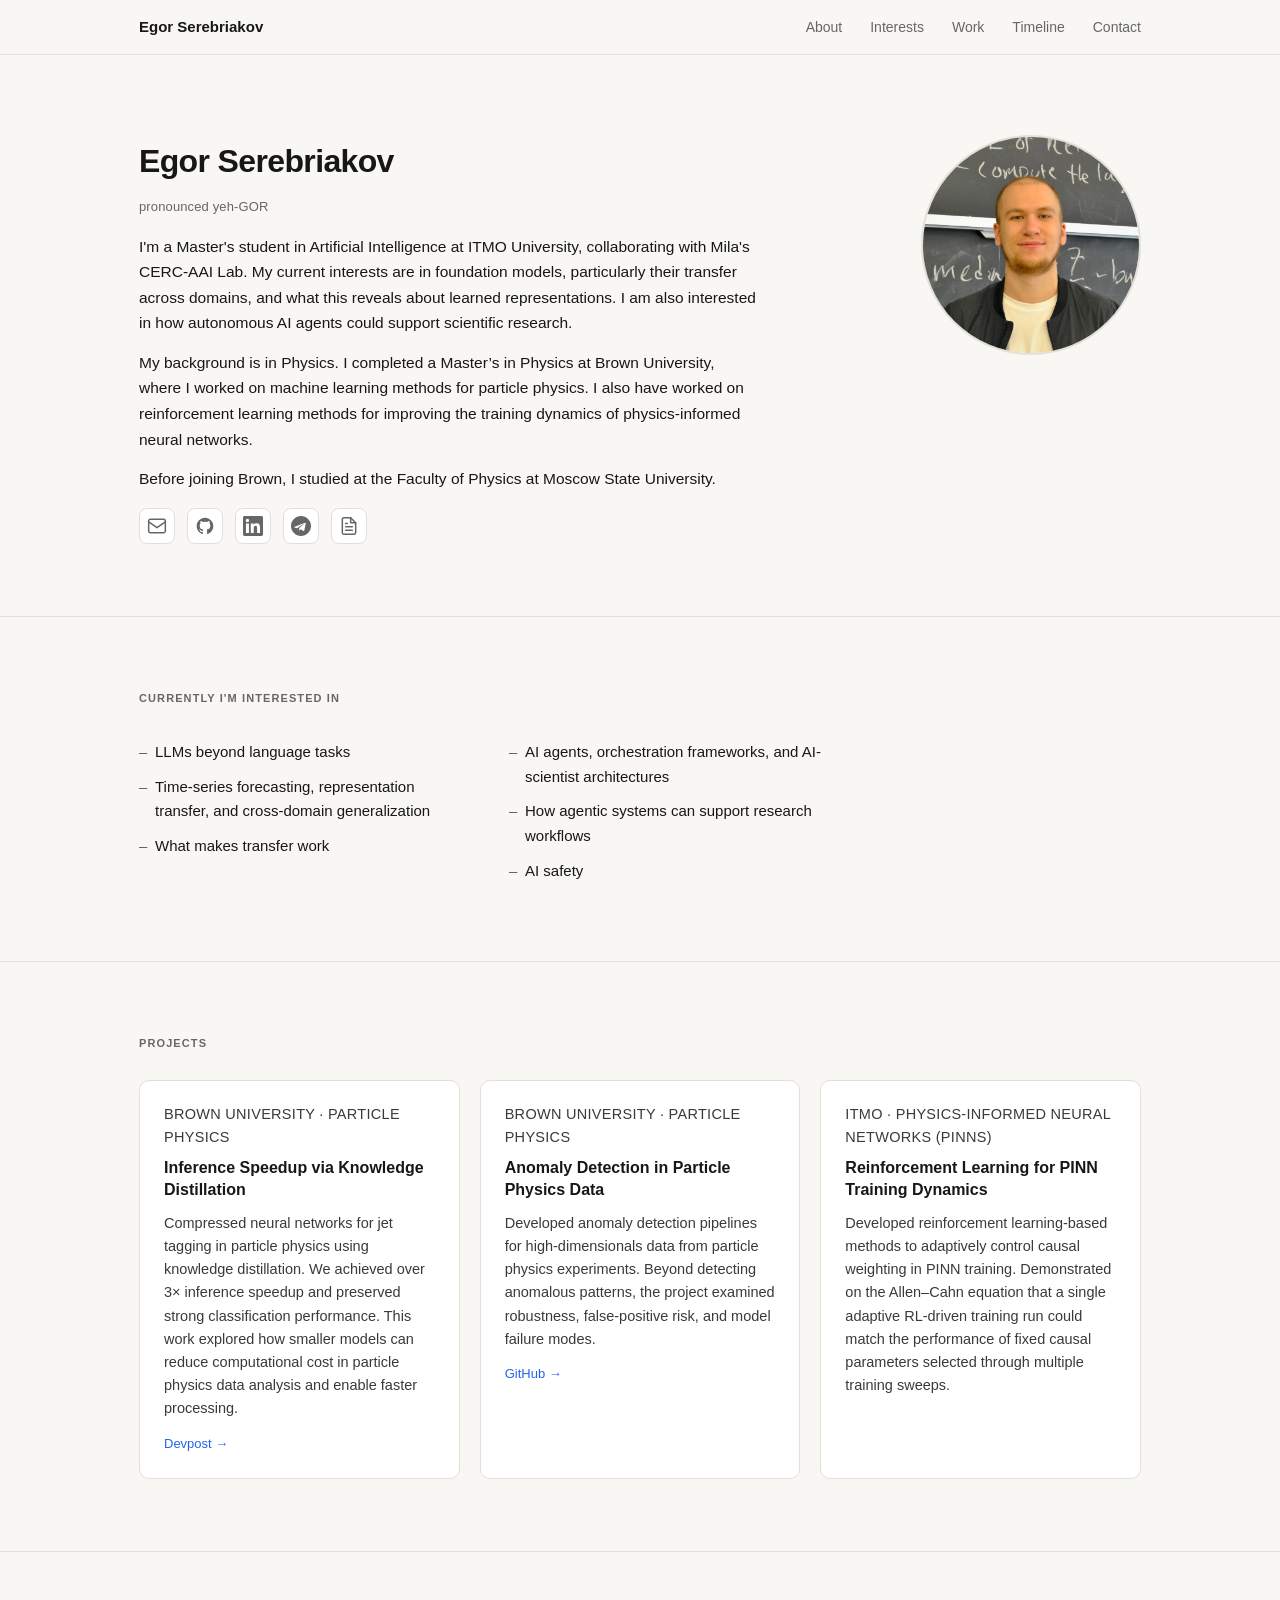
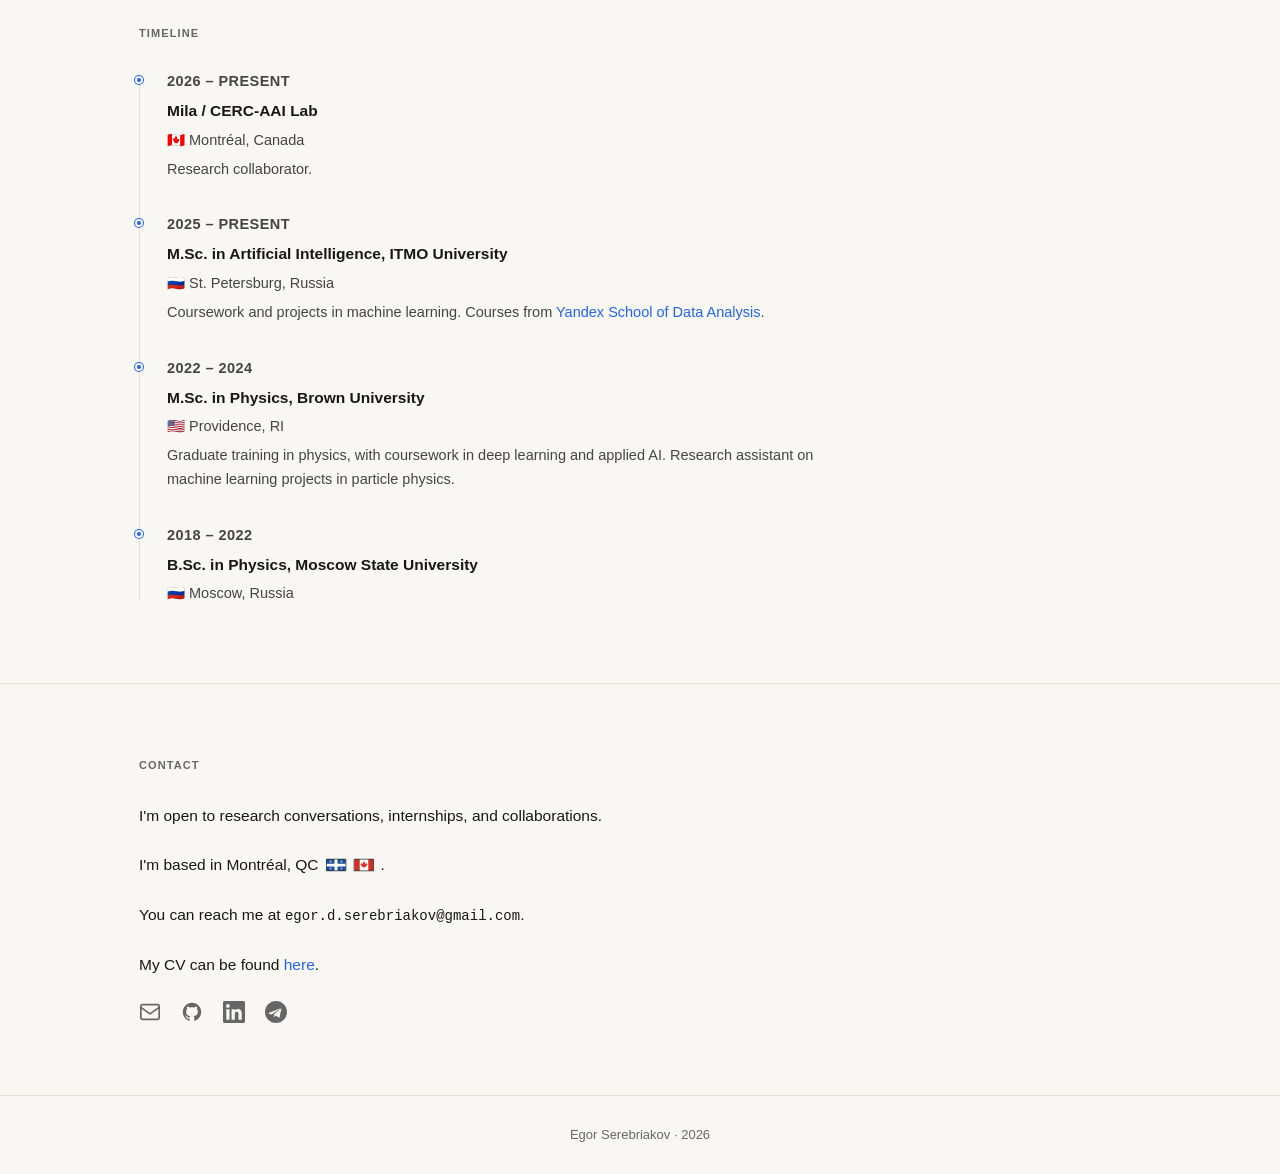
<file: index.html>
<!DOCTYPE html>
<html lang="en">
<head>
  <meta charset="UTF-8" />
  <meta name="viewport" content="width=device-width, initial-scale=1.0" />
  <title>Egor Serebriakov</title>
  <meta name="description" content="AI Master's student with a physics background, working on LLMs, time series, agentic systems, and ML for science." />
  <link rel="icon" type="image/svg+xml" href="assets/favicon.svg" />
  <link rel="stylesheet" href="assets/styles.css" />
</head>
<body>

  <nav>
    <div class="nav-inner">
      <a href="index.html" class="nav-name">Egor Serebriakov</a>
      <button class="nav-toggle" aria-label="Toggle navigation">
        <span></span><span></span><span></span>
      </button>
      <ul class="nav-links">
        <li><a href="#hero">About</a></li>
        <li><a href="#interests">Interests</a></li>
        <li><a href="#work">Work</a></li>
        <li><a href="#timeline">Timeline</a></li>
        <!-- <li><a href="#notes">Blog</a></li> -->
        <li><a href="#contact">Contact</a></li>
      </ul>
    </div>
  </nav>

  <!-- Hero -->
  <section id="hero">
    <div class="container">
      <div class="hero-inner">
        <div class="hero-text">
          <h1 class="hero-name">Egor Serebriakov</h1>
          <p class="hero-pronounce">pronounced yeh-GOR</p>
          <!-- <p class="hero-tagline">Researcher interested in AI scaling, LLM generalization, time series problems, and agentic AI.</p> -->
          <div class="hero-bio">
            <!-- <p>I'm a Master's student in Artificial Intelligence at ITMO University, collaborating with Mila's CERC-AAI Lab. My current interests are in how LLMs transfer across domains, what this reveals about representations, optimization, and generalization, and how autonomous AI agents could support scientific research.</p> -->
            <p>I'm a Master's student in Artificial Intelligence at ITMO University, collaborating with Mila's CERC-AAI Lab. My current interests are in foundation models, particularly their transfer across domains, and what this reveals about learned representations. I am also interested in how autonomous AI agents could support scientific research.</p>
            <p>My background is in Physics. I completed a Master’s in Physics at Brown University, where I worked on machine learning methods for particle physics. I also have worked on reinforcement learning methods for improving the training dynamics of physics-informed neural networks.</p>
            <!-- <p>My background is in physics. I completed a Master’s in Physics at Brown University, where I worked on machine learning for particle physics, including knowledge distillation for particle jet tagging and anomaly detection with CERN experimental data. I have also worked on reinforcement learning methods for optimizing the training dynamics of physics-informed neural networks.</p> -->
            <p>Before joining Brown, I studied at the Faculty of Physics at Moscow State University.</p>
          </div>
          <div class="hero-links">
            <a href="mailto:egor.d.serebriakov@gmail.com" class="hero-icon-link" aria-label="Email" data-tooltip="Email">
              <svg width="20" height="20" viewBox="0 0 24 24" fill="none" stroke="currentColor" stroke-width="1.8" stroke-linecap="round" stroke-linejoin="round"><rect x="2" y="4" width="20" height="16" rx="2"/><path d="m2 7 10 7 10-7"/></svg>
            </a>
            <a href="https://github.com/edserebri" class="hero-icon-link" aria-label="GitHub" data-tooltip="GitHub" target="_blank" rel="noopener">
              <svg width="20" height="20" viewBox="0 0 24 24" fill="currentColor"><path d="M12 2C6.477 2 2 6.477 2 12c0 4.418 2.865 8.166 6.839 9.489.5.092.682-.217.682-.482 0-.237-.009-.868-.013-1.703-2.782.604-3.369-1.342-3.369-1.342-.454-1.154-1.11-1.462-1.11-1.462-.908-.62.069-.608.069-.608 1.003.07 1.531 1.03 1.531 1.03.892 1.529 2.341 1.087 2.91.831.092-.646.35-1.086.636-1.336-2.22-.253-4.555-1.11-4.555-4.943 0-1.091.39-1.984 1.029-2.683-.103-.253-.446-1.27.098-2.647 0 0 .84-.269 2.75 1.025A9.578 9.578 0 0 1 12 6.836a9.59 9.59 0 0 1 2.504.337c1.909-1.294 2.747-1.025 2.747-1.025.546 1.377.202 2.394.1 2.647.64.699 1.028 1.592 1.028 2.683 0 3.842-2.339 4.687-4.566 4.935.359.309.678.919.678 1.852 0 1.336-.012 2.415-.012 2.743 0 .267.18.578.688.48C19.138 20.163 22 16.418 22 12c0-5.523-4.477-10-10-10z"/></svg>
            </a>
            <a href="https://www.linkedin.com/in/eserebri/" class="hero-icon-link" aria-label="LinkedIn" data-tooltip="LinkedIn" target="_blank" rel="noopener">
              <svg width="20" height="20" viewBox="0 0 24 24" fill="currentColor"><path d="M20.447 20.452h-3.554v-5.569c0-1.328-.027-3.037-1.852-3.037-1.853 0-2.136 1.445-2.136 2.939v5.667H9.351V9h3.414v1.561h.046c.477-.9 1.637-1.85 3.37-1.85 3.601 0 4.267 2.37 4.267 5.455v6.286zM5.337 7.433a2.062 2.062 0 0 1-2.063-2.065 2.064 2.064 0 1 1 2.063 2.065zm1.782 13.019H3.555V9h3.564v11.452zM22.225 0H1.771C.792 0 0 .774 0 1.729v20.542C0 23.227.792 24 1.771 24h20.451C23.2 24 24 23.227 24 22.271V1.729C24 .774 23.2 0 22.222 0h.003z"/></svg>
            </a>
            <a href="https://t.me/egorserebriakov" class="hero-icon-link" aria-label="Telegram" data-tooltip="Telegram" target="_blank" rel="noopener">
              <svg width="20" height="20" viewBox="0 0 24 24" fill="currentColor"><path d="M12 0C5.373 0 0 5.373 0 12s5.373 12 12 12 12-5.373 12-12S18.627 0 12 0zm5.894 8.221-1.97 9.28c-.145.658-.537.818-1.084.508l-3-2.21-1.447 1.394c-.16.16-.295.295-.605.295l.213-3.053 5.56-5.023c.242-.213-.054-.333-.373-.12L7.26 14.765l-2.938-.916c-.638-.2-.651-.638.136-.943l11.462-4.42c.532-.19.998.131.682.232-.001.001-.001.002-.001.003z"/></svg>
            </a>
            <a href="cv.html" class="hero-icon-link" aria-label="CV" data-tooltip="CV">
              <svg width="20" height="20" viewBox="0 0 24 24" fill="none" stroke="currentColor" stroke-width="1.8" stroke-linecap="round" stroke-linejoin="round"><path d="M14 2H6a2 2 0 0 0-2 2v16a2 2 0 0 0 2 2h12a2 2 0 0 0 2-2V8z"/><polyline points="14 2 14 8 20 8"/><line x1="16" y1="13" x2="8" y2="13"/><line x1="16" y1="17" x2="8" y2="17"/><polyline points="10 9 9 9 8 9"/></svg>
            </a>
          </div>
        </div>
        <img src="assets/egor-photo.png" alt="Egor Serebriakov" class="hero-photo" />
      </div>
    </div>
  </section>

  <!-- Research Interests -->
  <section id="interests">
    <div class="container">
      <p class="section-label">Currently I'm Interested In</p>
      <ul class="interests-list">
        <li>LLMs beyond language tasks</li>
        <li>Time-series forecasting, representation transfer, and cross-domain generalization</li>
        <li>What makes transfer work</li>
        <li>AI agents, orchestration frameworks, and AI-scientist architectures</li>
        <li>How agentic systems can support research workflows</li>
        <li>AI safety</li>
      </ul>
    </div>
  </section>

  <!-- Selected Work -->
  <section id="work">
    <div class="container">
      <p class="section-label">Projects</p>
      <div class="cards-grid">

        <!-- <div class="card">
          <p class="card-meta">Mila · Ongoing</p>
          <h3>Rethinking LLMs for Time Series</h3>
          <p>Ongoing work on understanding why LLM-based models can help with time-series forecasting. I'm especially interested in whether useful transfer comes from shared gradient structure, representation geometry, representation drift, or other optimization-level effects rather than language modeling alone.</p>
        </div> -->

        <div class="card">
          <p class="card-meta">Brown University · Particle Physics</p>
          <h3>Inference Speedup via Knowledge Distillation</h3>
          <p>Compressed neural networks for jet tagging in particle physics using knowledge distillation. We achieved over 3× inference speedup and preserved strong classification performance. This work explored how smaller models can reduce computational cost in particle physics data analysis and enable faster processing.</p>
          <a href="https://devpost.com/software/transfer-learning-for-jet-tagging-in-particle-physics" class="card-link" target="_blank" rel="noopener">Devpost →</a>
        </div>

        <div class="card">
          <p class="card-meta">Brown University · Particle Physics</p>
          <h3>Anomaly Detection in Particle Physics Data</h3>
          <p>Developed anomaly detection pipelines for high-dimensionals data from particle physics experiments. Beyond detecting anomalous patterns, the project examined robustness, false-positive risk, and model failure modes.</p>
          <a href="https://github.com/jordanpfeifer21/PHYS2550FinalProject" class="card-link" target="_blank" rel="noopener">GitHub →</a>
        </div>

        <div class="card">
          <p class="card-meta">ITMO · Physics-Informed Neural Networks (PINNs)</p>
          <h3>Reinforcement Learning for PINN Training Dynamics</h3>
          <p> Developed reinforcement learning-based methods to adaptively control causal weighting in PINN training. Demonstrated on the Allen–Cahn equation that a single adaptive RL-driven training run could match the performance of fixed causal parameters selected through multiple training sweeps.</p>
        </div>

      </div>
    </div>
  </section>

  <!-- Timeline -->
  <section id="timeline">
    <div class="container">
      <p class="section-label">Timeline</p>
      <div class="timeline">

        <div class="timeline-item">
          <p class="timeline-date">2026 – Present</p>
          <h3>Mila / CERC-AAI Lab</h3>
          <p class="timeline-location">🇨🇦 Montréal, Canada</p>
          <p>Research collaborator.</p>
        </div>

        <div class="timeline-item">
          <p class="timeline-date">2025 – Present</p>
          <h3>M.Sc. in Artificial Intelligence, ITMO University</h3>
          <p class="timeline-location">🇷🇺 St. Petersburg, Russia</p>
          <p>Coursework and projects in machine learning. Courses from <a href="https://dataschool.yandex.com/" target="_blank">Yandex School of Data Analysis</a>.</p>
        </div>

        <div class="timeline-item">
          <p class="timeline-date">2022 – 2024</p>
          <h3>M.Sc. in Physics, Brown University</h3>
          <p class="timeline-location">🇺🇸 Providence, RI</p>
          <p>Graduate training in physics, with coursework in deep learning and applied AI. Research assistant on machine learning projects in particle physics.</p>
        </div>

        <div class="timeline-item">
          <p class="timeline-date">2018 – 2022</p>
          <h3>B.Sc. in Physics, Moscow State University</h3>
          <p class="timeline-location">🇷🇺 Moscow, Russia</p>
        </div>

      </div>
    </div>
  </section>

  <!-- Notes Preview -->
  <!-- <section id="notes">
    <div class="container">
      <p class="section-label">Blog</p>
      <div id="notes-preview" class="notes-cards"></div>
      <p class="notes-footer"><a href="notes.html">All notes →</a></p>
    </div>
  </section> -->

  <!-- Contact -->
  <section id="contact">
    <div class="container">
      <p class="section-label">Contact</p>
      <p class="contact-text">I'm open to research conversations, internships, and collaborations.</p>
      <p class="contact-text contact-location">I'm based in Montréal, QC <img src="assets/qc_flag.svg" class="flag-icon" alt="Quebec"><img src="assets/canada.svg" class="flag-icon" alt="Canada">.</p>
      <p class="contact-text">You can reach me at <span class="contact-email">egor.d.serebriakov@gmail.com</span>.</p>
      <p class="contact-text">My CV can be found <a href="cv.html">here</a>.</p>
      <div class="contact-icons">
        <a href="mailto:egor.d.serebriakov@gmail.com" class="contact-icon" aria-label="Email">
          <svg width="22" height="22" viewBox="0 0 24 24" fill="none" stroke="currentColor" stroke-width="1.8" stroke-linecap="round" stroke-linejoin="round"><rect x="2" y="4" width="20" height="16" rx="2"/><path d="m2 7 10 7 10-7"/></svg>
        </a>
        <a href="https://github.com/edserebri" class="contact-icon" aria-label="GitHub" target="_blank" rel="noopener">
          <svg width="22" height="22" viewBox="0 0 24 24" fill="currentColor"><path d="M12 2C6.477 2 2 6.477 2 12c0 4.418 2.865 8.166 6.839 9.489.5.092.682-.217.682-.482 0-.237-.009-.868-.013-1.703-2.782.604-3.369-1.342-3.369-1.342-.454-1.154-1.11-1.462-1.11-1.462-.908-.62.069-.608.069-.608 1.003.07 1.531 1.03 1.531 1.03.892 1.529 2.341 1.087 2.91.831.092-.646.35-1.086.636-1.336-2.22-.253-4.555-1.11-4.555-4.943 0-1.091.39-1.984 1.029-2.683-.103-.253-.446-1.27.098-2.647 0 0 .84-.269 2.75 1.025A9.578 9.578 0 0 1 12 6.836a9.59 9.59 0 0 1 2.504.337c1.909-1.294 2.747-1.025 2.747-1.025.546 1.377.202 2.394.1 2.647.64.699 1.028 1.592 1.028 2.683 0 3.842-2.339 4.687-4.566 4.935.359.309.678.919.678 1.852 0 1.336-.012 2.415-.012 2.743 0 .267.18.578.688.48C19.138 20.163 22 16.418 22 12c0-5.523-4.477-10-10-10z"/></svg>
        </a>
        <a href="https://www.linkedin.com/in/eserebri/" class="contact-icon" aria-label="LinkedIn" target="_blank" rel="noopener">
          <svg width="22" height="22" viewBox="0 0 24 24" fill="currentColor"><path d="M20.447 20.452h-3.554v-5.569c0-1.328-.027-3.037-1.852-3.037-1.853 0-2.136 1.445-2.136 2.939v5.667H9.351V9h3.414v1.561h.046c.477-.9 1.637-1.85 3.37-1.85 3.601 0 4.267 2.37 4.267 5.455v6.286zM5.337 7.433a2.062 2.062 0 0 1-2.063-2.065 2.064 2.064 0 1 1 2.063 2.065zm1.782 13.019H3.555V9h3.564v11.452zM22.225 0H1.771C.792 0 0 .774 0 1.729v20.542C0 23.227.792 24 1.771 24h20.451C23.2 24 24 23.227 24 22.271V1.729C24 .774 23.2 0 22.222 0h.003z"/></svg>
        </a>
        <a href="https://t.me/egorserebriakov" class="contact-icon" aria-label="Telegram" target="_blank" rel="noopener">
          <svg width="22" height="22" viewBox="0 0 24 24" fill="currentColor"><path d="M12 0C5.373 0 0 5.373 0 12s5.373 12 12 12 12-5.373 12-12S18.627 0 12 0zm5.894 8.221-1.97 9.28c-.145.658-.537.818-1.084.508l-3-2.21-1.447 1.394c-.16.16-.295.295-.605.295l.213-3.053 5.56-5.023c.242-.213-.054-.333-.373-.12L7.26 14.765l-2.938-.916c-.638-.2-.651-.638.136-.943l11.462-4.42c.532-.19.998.131.682.232-.001.001-.001.002-.001.003z"/></svg>
        </a>
      </div>
    </div>
  </section>

  <footer>
    <div class="container">
      <p>Egor Serebriakov · 2026</p>
    </div>
  </footer>

  <script src="assets/posts.js"></script>
  <script src="assets/script.js"></script>
</body>
</html>
</file>
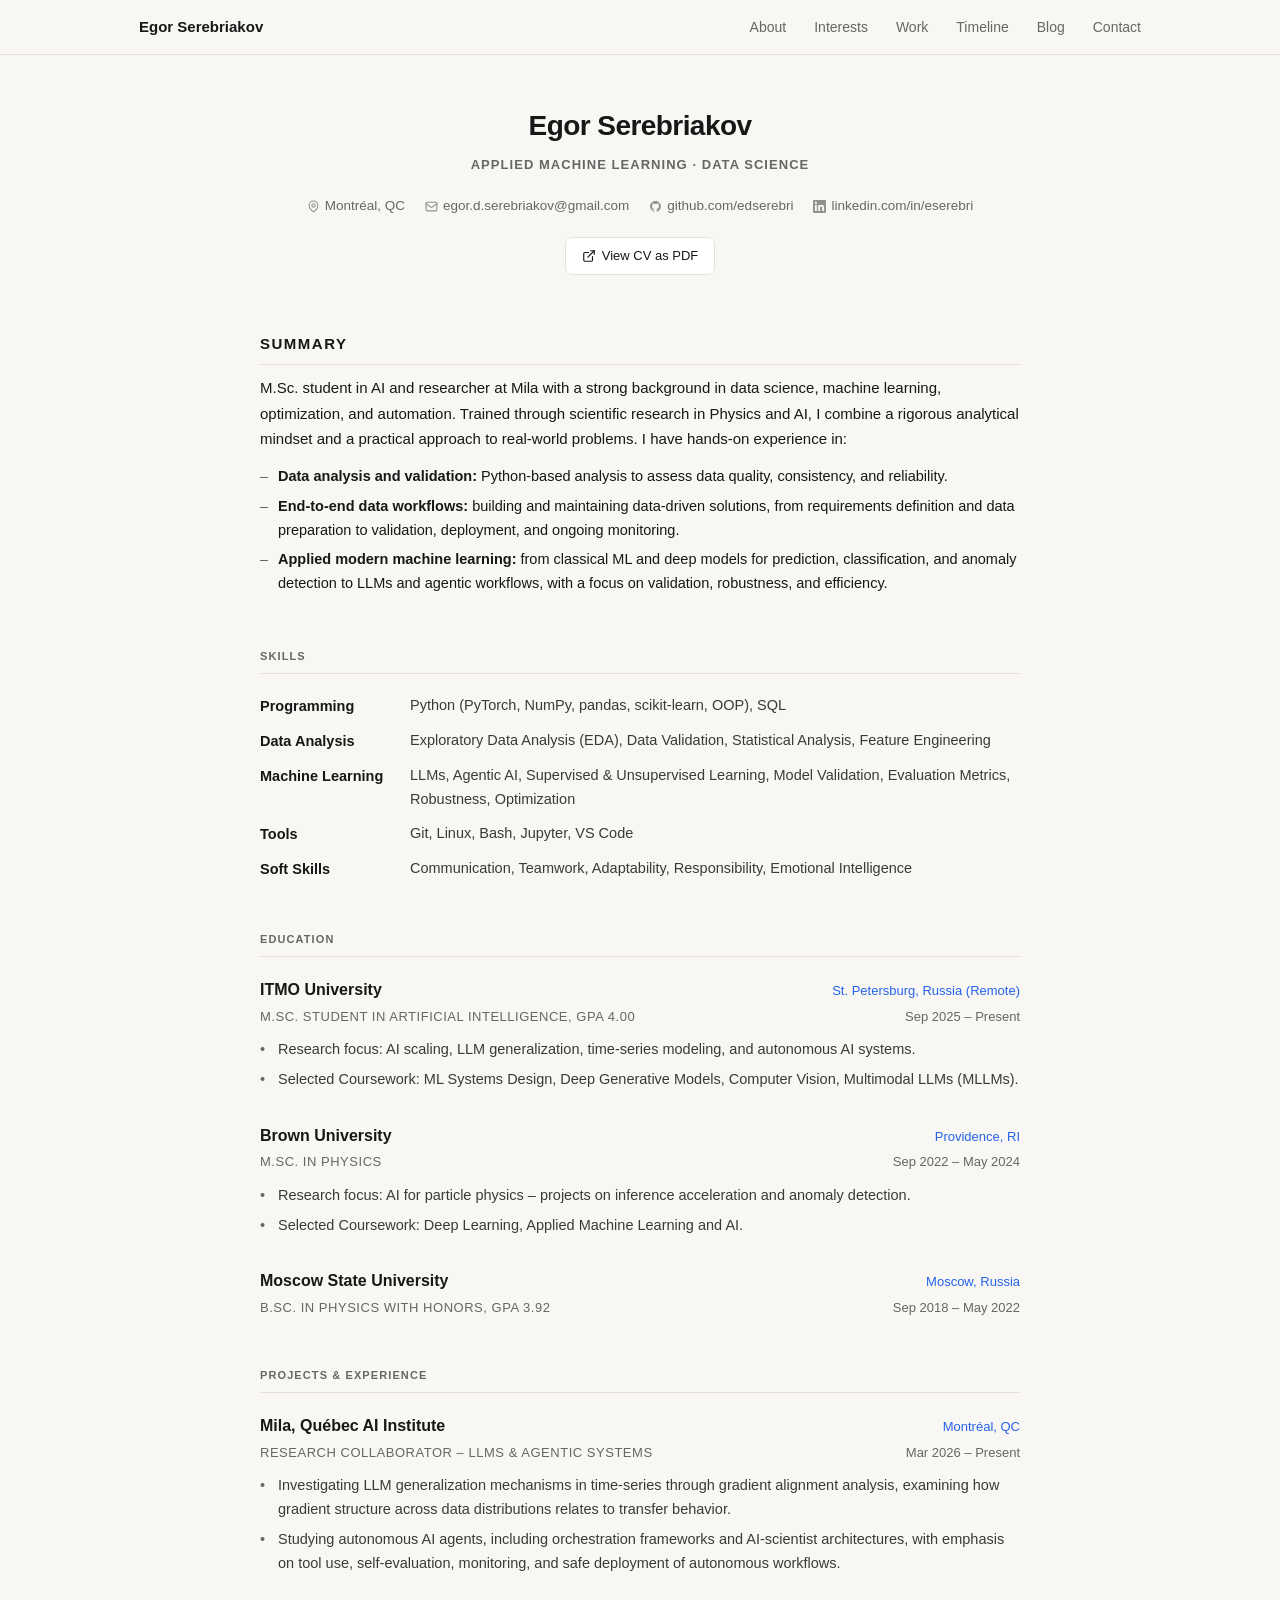
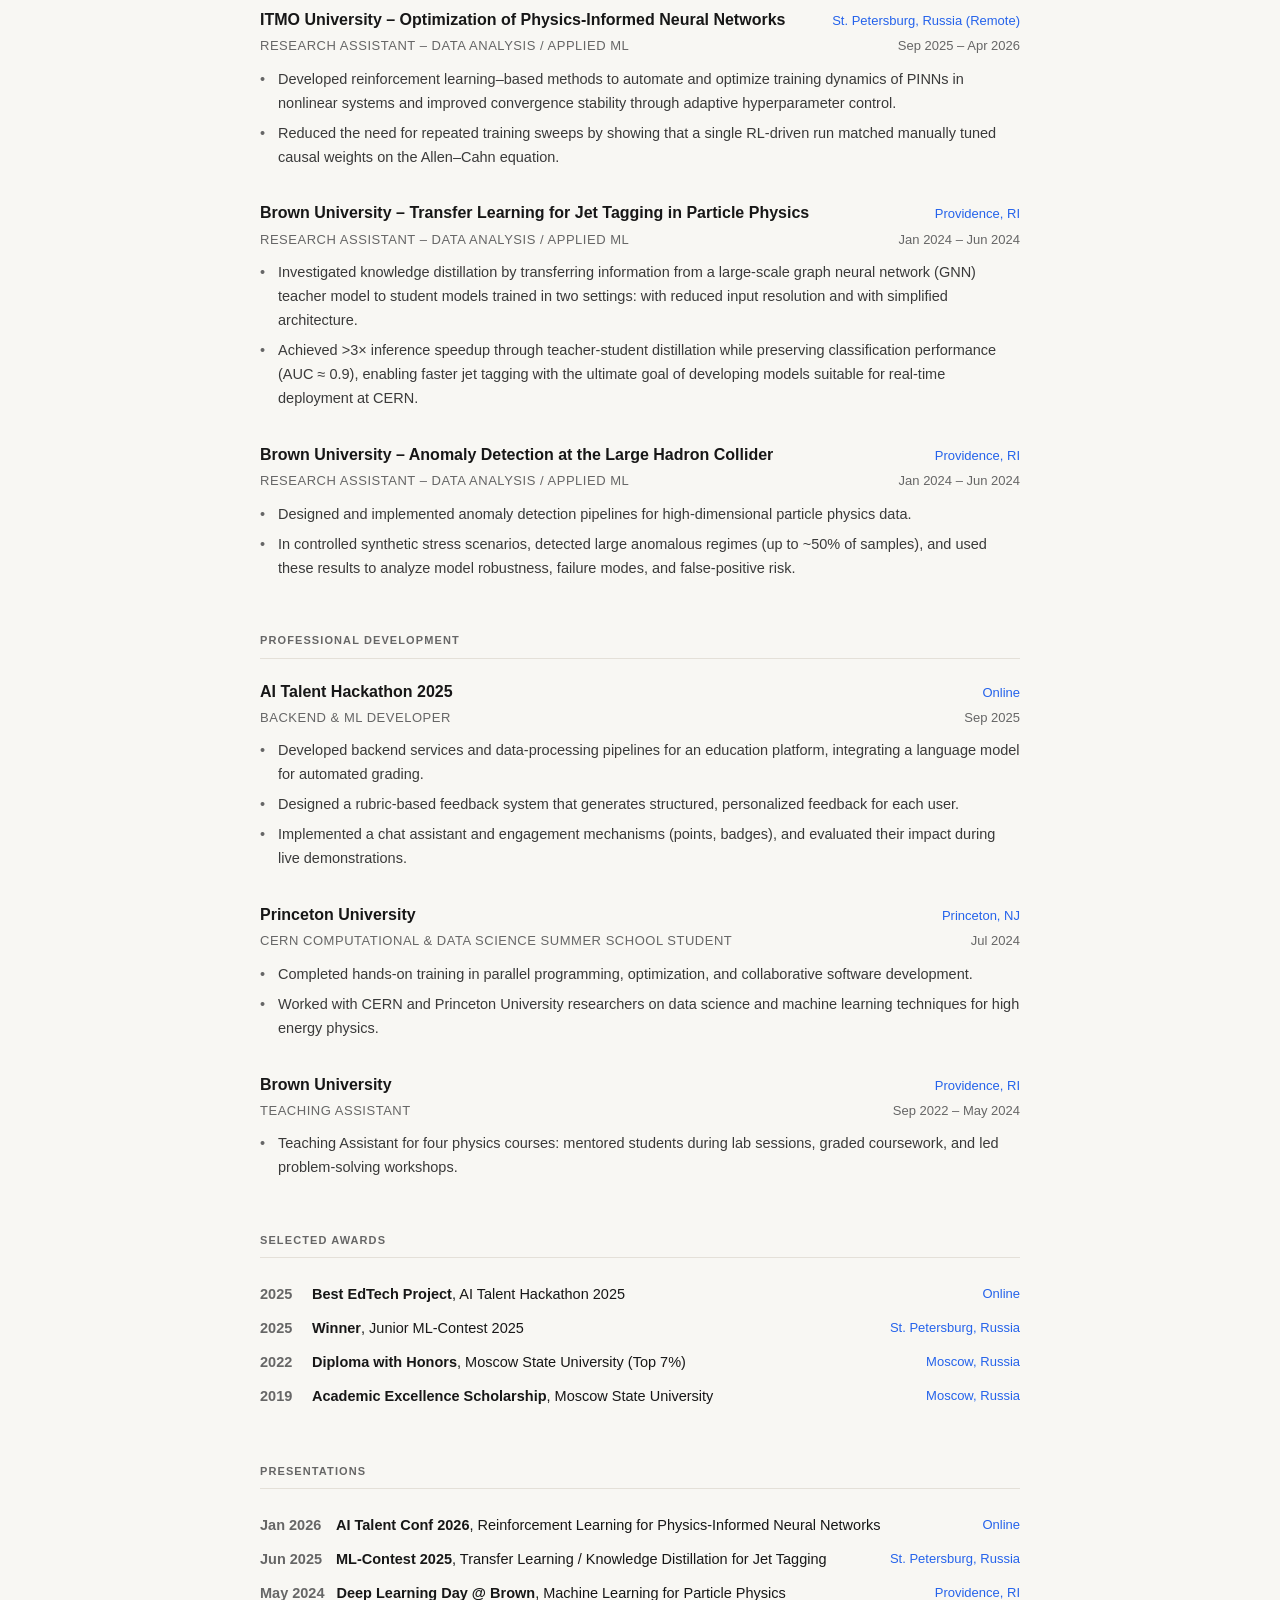
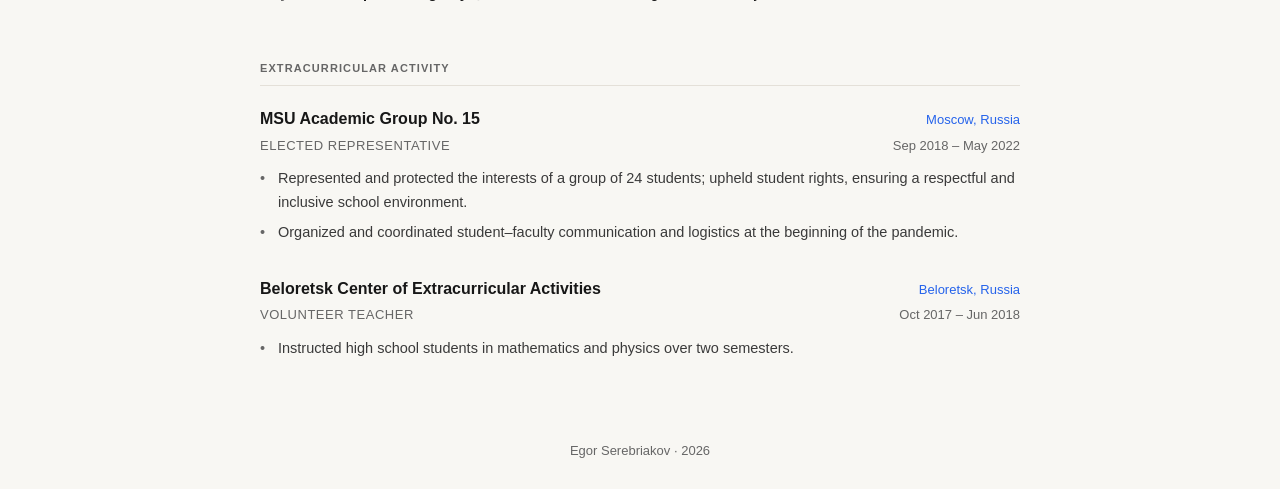
<file: cv.html>
<!DOCTYPE html>
<html lang="en">
<head>
  <meta charset="UTF-8" />
  <meta name="viewport" content="width=device-width, initial-scale=1.0" />
  <title>CV — Egor Serebriakov</title>
  <meta name="description" content="CV of Egor Serebriakov — Applied Machine Learning, Data Science, AI Research." />
  <link rel="icon" type="image/svg+xml" href="assets/favicon.svg" />
  <link rel="stylesheet" href="assets/styles.css" />
  <style>
    .cv-header {
      padding: 48px 0 40px;
      max-width: 760px;
      margin: 0 auto;
      text-align: center;
    }
    .cv-header h1 {
      font-size: 28px;
      font-weight: 700;
      letter-spacing: -0.02em;
      margin-bottom: 4px;
    }
    .cv-header .cv-subtitle {
      font-size: 13px;
      font-weight: 600;
      letter-spacing: 0.08em;
      text-transform: uppercase;
      color: var(--muted);
      margin-bottom: 20px;
    }
    .cv-contact-line {
      display: flex;
      flex-wrap: wrap;
      justify-content: center;
      gap: 6px 20px;
      font-size: 13.5px;
      color: var(--muted);
      margin-bottom: 20px;
    }
    .cv-contact-item {
      display: inline-flex;
      align-items: center;
      gap: 5px;
      color: var(--muted);
      text-decoration: none;
    }
    a.cv-contact-item:hover {
      color: var(--accent);
    }
    .cv-contact-item svg {
      flex-shrink: 0;
      opacity: 0.7;
    }
    .cv-download {
      display: inline-flex;
      align-items: center;
      gap: 6px;
      font-size: 13px;
      font-weight: 500;
      padding: 7px 16px;
      border-radius: 7px;
      border: 1px solid var(--line);
      background: var(--card);
      color: var(--text);
      text-decoration: none;
      transition: border-color 0.15s, color 0.15s;
    }
    .cv-download:hover {
      border-color: var(--accent);
      color: var(--accent);
      text-decoration: none;
    }

    .cv-body {
      padding: 16px 0 48px;
      max-width: 760px;
      margin: 0 auto;
    }
    .cv-section {
      margin-bottom: 48px;
    }
    .cv-section:last-child {
      margin-bottom: 0;
    }
    .cv-section-title {
      font-size: 11px;
      font-weight: 600;
      letter-spacing: 0.1em;
      text-transform: uppercase;
      color: var(--muted);
      margin-bottom: 20px;
      padding-bottom: 8px;
      border-bottom: 1px solid var(--line);
    }

    /* Summary */
    .cv-summary p {
      font-size: 15px;
      color: var(--text);
      line-height: 1.7;
      margin-bottom: 10px;
    }
    .cv-summary ul {
      list-style: none;
      margin-top: 4px;
    }
    .cv-summary ul li {
      font-size: 14.5px;
      color: var(--text);
      line-height: 1.65;
      padding: 3px 0 3px 18px;
      position: relative;
    }
    .cv-summary ul li::before {
      content: "–";
      position: absolute;
      left: 0;
      color: var(--muted);
    }

    /* Skills */
    .skills-table {
      display: grid;
      grid-template-columns: 130px 1fr;
      gap: 10px 20px;
      font-size: 14.5px;
    }
    .skill-label {
      font-weight: 600;
      color: var(--text);
      padding-top: 1px;
    }
    .skill-value {
      color: #3a3a3a;
    }

    /* Entries (education / experience) */
    .cv-entry {
      margin-bottom: 28px;
    }
    .cv-entry:last-child {
      margin-bottom: 0;
    }
    .cv-entry-header {
      display: flex;
      justify-content: space-between;
      align-items: baseline;
      gap: 16px;
      margin-bottom: 2px;
      flex-wrap: wrap;
    }
    .cv-entry-org {
      font-size: 16px;
      font-weight: 600;
      color: var(--text);
    }
    .cv-entry-location {
      font-size: 13px;
      color: var(--accent);
      white-space: nowrap;
    }
    .cv-entry-role-row {
      display: flex;
      justify-content: space-between;
      align-items: baseline;
      gap: 16px;
      flex-wrap: wrap;
      margin-bottom: 8px;
    }
    .cv-entry-role {
      font-size: 13px;
      font-weight: 500;
      text-transform: uppercase;
      letter-spacing: 0.04em;
      color: var(--muted);
    }
    .cv-entry-date {
      font-size: 13px;
      color: var(--muted);
      white-space: nowrap;
    }
    .cv-entry ul {
      list-style: none;
      margin: 0;
      padding: 0;
    }
    .cv-entry ul li {
      font-size: 14.5px;
      color: #3a3a3a;
      line-height: 1.65;
      padding: 3px 0 3px 18px;
      position: relative;
    }
    .cv-entry ul li::before {
      content: "•";
      position: absolute;
      left: 0;
      color: var(--muted);
    }

    /* Awards */
    .cv-award-row {
      display: flex;
      gap: 16px;
      font-size: 14.5px;
      padding: 5px 0;
      flex-wrap: wrap;
    }
    .cv-award-year {
      font-weight: 600;
      color: var(--muted);
      min-width: 36px;
    }
    .cv-award-text {
      flex: 1;
      color: var(--text);
    }
    .cv-award-place {
      font-size: 13px;
      color: var(--accent);
      white-space: nowrap;
    }

    /* Presentations */
    .cv-pres-row {
      display: flex;
      gap: 12px;
      font-size: 14.5px;
      padding: 5px 0;
      flex-wrap: wrap;
    }
    .cv-pres-date {
      font-weight: 600;
      color: var(--muted);
      min-width: 64px;
    }
    .cv-pres-text {
      flex: 1;
      color: var(--text);
    }
    .cv-pres-place {
      font-size: 13px;
      color: var(--accent);
      white-space: nowrap;
    }

    @media (max-width: 680px) {
      .cv-entry-header,
      .cv-entry-role-row {
        flex-direction: column;
        gap: 2px;
      }
      .cv-award-row,
      .cv-pres-row {
        flex-direction: column;
        gap: 4px;
      }
      .cv-contact-line {
        gap: 12px;
      }
      .skills-table {
        grid-template-columns: 1fr;
        gap: 4px 0;
      }
      .skill-label {
        margin-top: 8px;
      }
    }
  </style>
</head>
<body>

  <nav>
    <div class="nav-inner">
      <a href="index.html" class="nav-name">Egor Serebriakov</a>
      <button class="nav-toggle" aria-label="Toggle navigation">
        <span></span><span></span><span></span>
      </button>
      <ul class="nav-links">
        <li><a href="index.html#hero">About</a></li>
        <li><a href="index.html#interests">Interests</a></li>
        <li><a href="index.html#work">Work</a></li>
        <li><a href="index.html#timeline">Timeline</a></li>
        <li><a href="notes.html">Blog</a></li>
        <li><a href="index.html#contact">Contact</a></li>
      </ul>
    </div>
  </nav>

  <div class="container">

    <div class="cv-header">
      <h1>Egor Serebriakov</h1>
      <p class="cv-subtitle">Applied Machine Learning · Data Science</p>
      <div class="cv-contact-line">
        <span class="cv-contact-item">
          <svg width="13" height="13" viewBox="0 0 24 24" fill="none" stroke="currentColor" stroke-width="2" stroke-linecap="round" stroke-linejoin="round"><path d="M20 10c0 6-8 12-8 12S4 16 4 10a8 8 0 1 1 16 0z"/><circle cx="12" cy="10" r="3"/></svg>
          Montréal, QC
        </span>
        <a href="mailto:egor.d.serebriakov@gmail.com" class="cv-contact-item">
          <svg width="13" height="13" viewBox="0 0 24 24" fill="none" stroke="currentColor" stroke-width="2" stroke-linecap="round" stroke-linejoin="round"><rect x="2" y="4" width="20" height="16" rx="2"/><path d="m2 7 10 7 10-7"/></svg>
          egor.d.serebriakov@gmail.com
        </a>
        <a href="https://github.com/edserebri" target="_blank" rel="noopener" class="cv-contact-item">
          <svg width="13" height="13" viewBox="0 0 24 24" fill="currentColor"><path d="M12 2C6.477 2 2 6.477 2 12c0 4.418 2.865 8.166 6.839 9.489.5.092.682-.217.682-.482 0-.237-.009-.868-.013-1.703-2.782.604-3.369-1.342-3.369-1.342-.454-1.154-1.11-1.462-1.11-1.462-.908-.62.069-.608.069-.608 1.003.07 1.531 1.03 1.531 1.03.892 1.529 2.341 1.087 2.91.831.092-.646.35-1.086.636-1.336-2.22-.253-4.555-1.11-4.555-4.943 0-1.091.39-1.984 1.029-2.683-.103-.253-.446-1.27.098-2.647 0 0 .84-.269 2.75 1.025A9.578 9.578 0 0 1 12 6.836a9.59 9.59 0 0 1 2.504.337c1.909-1.294 2.747-1.025 2.747-1.025.546 1.377.202 2.394.1 2.647.64.699 1.028 1.592 1.028 2.683 0 3.842-2.339 4.687-4.566 4.935.359.309.678.919.678 1.852 0 1.336-.012 2.415-.012 2.743 0 .267.18.578.688.48C19.138 20.163 22 16.418 22 12c0-5.523-4.477-10-10-10z"/></svg>
          github.com/edserebri
        </a>
        <a href="https://www.linkedin.com/in/eserebri/" target="_blank" rel="noopener" class="cv-contact-item">
          <svg width="13" height="13" viewBox="0 0 24 24" fill="currentColor"><path d="M20.447 20.452h-3.554v-5.569c0-1.328-.027-3.037-1.852-3.037-1.853 0-2.136 1.445-2.136 2.939v5.667H9.351V9h3.414v1.561h.046c.477-.9 1.637-1.85 3.37-1.85 3.601 0 4.267 2.37 4.267 5.455v6.286zM5.337 7.433a2.062 2.062 0 0 1-2.063-2.065 2.064 2.064 0 1 1 2.063 2.065zm1.782 13.019H3.555V9h3.564v11.452zM22.225 0H1.771C.792 0 0 .774 0 1.729v20.542C0 23.227.792 24 1.771 24h20.451C23.2 24 24 23.227 24 22.271V1.729C24 .774 23.2 0 22.222 0h.003z"/></svg>
          linkedin.com/in/eserebri
        </a>
      </div>
      <a href="cv.pdf" class="cv-download" target="_blank">
        <svg width="14" height="14" viewBox="0 0 24 24" fill="none" stroke="currentColor" stroke-width="2" stroke-linecap="round" stroke-linejoin="round"><path d="M18 13v6a2 2 0 0 1-2 2H5a2 2 0 0 1-2-2V8a2 2 0 0 1 2-2h6"/><polyline points="15 3 21 3 21 9"/><line x1="10" y1="14" x2="21" y2="3"/></svg>
        View CV as PDF
      </a>
    </div>

    <div class="cv-body">

      <!-- Summary -->
      <div class="cv-section cv-summary">
        <p class="cv-section-title">Summary</p>
        <p>M.Sc. student in AI and researcher at Mila with a strong background in data science, machine learning, optimization, and automation. Trained through scientific research in Physics and AI, I combine a rigorous analytical mindset and a practical approach to real-world problems. I have hands-on experience in:</p>
        <ul>
          <li><strong>Data analysis and validation:</strong> Python-based analysis to assess data quality, consistency, and reliability.</li>
          <li><strong>End-to-end data workflows:</strong> building and maintaining data-driven solutions, from requirements definition and data preparation to validation, deployment, and ongoing monitoring.</li>
          <li><strong>Applied modern machine learning:</strong> from classical ML and deep models for prediction, classification, and anomaly detection to LLMs and agentic workflows, with a focus on validation, robustness, and efficiency.</li>
        </ul>
      </div>

      <!-- Skills -->
      <div class="cv-section">
        <p class="cv-section-title">Skills</p>
        <div class="skills-table">
          <span class="skill-label">Programming</span>
          <span class="skill-value">Python (PyTorch, NumPy, pandas, scikit-learn, OOP), SQL</span>
          <span class="skill-label">Data Analysis</span>
          <span class="skill-value">Exploratory Data Analysis (EDA), Data Validation, Statistical Analysis, Feature Engineering</span>
          <span class="skill-label">Machine Learning</span>
          <span class="skill-value">LLMs, Agentic AI, Supervised &amp; Unsupervised Learning, Model Validation, Evaluation Metrics, Robustness, Optimization</span>
          <span class="skill-label">Tools</span>
          <span class="skill-value">Git, Linux, Bash, Jupyter, VS Code</span>
          <span class="skill-label">Soft Skills</span>
          <span class="skill-value">Communication, Teamwork, Adaptability, Responsibility, Emotional Intelligence</span>
        </div>
      </div>

      <!-- Education -->
      <div class="cv-section">
        <p class="cv-section-title">Education</p>

        <div class="cv-entry">
          <div class="cv-entry-header">
            <span class="cv-entry-org">ITMO University</span>
            <span class="cv-entry-location">St. Petersburg, Russia (Remote)</span>
          </div>
          <div class="cv-entry-role-row">
            <span class="cv-entry-role">M.Sc. Student in Artificial Intelligence, GPA 4.00</span>
            <span class="cv-entry-date">Sep 2025 – Present</span>
          </div>
          <ul>
            <li>Research focus: AI scaling, LLM generalization, time-series modeling, and autonomous AI systems.</li>
            <li>Selected Coursework: ML Systems Design, Deep Generative Models, Computer Vision, Multimodal LLMs (MLLMs).</li>
          </ul>
        </div>

        <div class="cv-entry">
          <div class="cv-entry-header">
            <span class="cv-entry-org">Brown University</span>
            <span class="cv-entry-location">Providence, RI</span>
          </div>
          <div class="cv-entry-role-row">
            <span class="cv-entry-role">M.Sc. in Physics</span>
            <span class="cv-entry-date">Sep 2022 – May 2024</span>
          </div>
          <ul>
            <li>Research focus: AI for particle physics – projects on inference acceleration and anomaly detection.</li>
            <li>Selected Coursework: Deep Learning, Applied Machine Learning and AI.</li>
          </ul>
        </div>

        <div class="cv-entry">
          <div class="cv-entry-header">
            <span class="cv-entry-org">Moscow State University</span>
            <span class="cv-entry-location">Moscow, Russia</span>
          </div>
          <div class="cv-entry-role-row">
            <span class="cv-entry-role">B.Sc. in Physics with Honors, GPA 3.92</span>
            <span class="cv-entry-date">Sep 2018 – May 2022</span>
          </div>
        </div>
      </div>

      <!-- Projects & Experience -->
      <div class="cv-section">
        <p class="cv-section-title">Projects &amp; Experience</p>

        <div class="cv-entry">
          <div class="cv-entry-header">
            <span class="cv-entry-org">Mila, Québec AI Institute</span>
            <span class="cv-entry-location">Montréal, QC</span>
          </div>
          <div class="cv-entry-role-row">
            <span class="cv-entry-role">Research Collaborator – LLMs &amp; Agentic Systems</span>
            <span class="cv-entry-date">Mar 2026 – Present</span>
          </div>
          <ul>
            <li>Investigating LLM generalization mechanisms in time-series through gradient alignment analysis, examining how gradient structure across data distributions relates to transfer behavior.</li>
            <li>Studying autonomous AI agents, including orchestration frameworks and AI-scientist architectures, with emphasis on tool use, self-evaluation, monitoring, and safe deployment of autonomous workflows.</li>
          </ul>
        </div>

        <div class="cv-entry">
          <div class="cv-entry-header">
            <span class="cv-entry-org">ITMO University – Optimization of Physics-Informed Neural Networks</span>
            <span class="cv-entry-location">St. Petersburg, Russia (Remote)</span>
          </div>
          <div class="cv-entry-role-row">
            <span class="cv-entry-role">Research Assistant – Data Analysis / Applied ML</span>
            <span class="cv-entry-date">Sep 2025 – Apr 2026</span>
          </div>
          <ul>
            <li>Developed reinforcement learning–based methods to automate and optimize training dynamics of PINNs in nonlinear systems and improved convergence stability through adaptive hyperparameter control.</li>
            <li>Reduced the need for repeated training sweeps by showing that a single RL-driven run matched manually tuned causal weights on the Allen–Cahn equation.</li>
          </ul>
        </div>

        <div class="cv-entry">
          <div class="cv-entry-header">
            <span class="cv-entry-org">Brown University – Transfer Learning for Jet Tagging in Particle Physics</span>
            <span class="cv-entry-location">Providence, RI</span>
          </div>
          <div class="cv-entry-role-row">
            <span class="cv-entry-role">Research Assistant – Data Analysis / Applied ML</span>
            <span class="cv-entry-date">Jan 2024 – Jun 2024</span>
          </div>
          <ul>
            <li>Investigated knowledge distillation by transferring information from a large-scale graph neural network (GNN) teacher model to student models trained in two settings: with reduced input resolution and with simplified architecture.</li>
            <li>Achieved &gt;3× inference speedup through teacher-student distillation while preserving classification performance (AUC ≈ 0.9), enabling faster jet tagging with the ultimate goal of developing models suitable for real-time deployment at CERN.</li>
          </ul>
        </div>

        <div class="cv-entry">
          <div class="cv-entry-header">
            <span class="cv-entry-org">Brown University – Anomaly Detection at the Large Hadron Collider</span>
            <span class="cv-entry-location">Providence, RI</span>
          </div>
          <div class="cv-entry-role-row">
            <span class="cv-entry-role">Research Assistant – Data Analysis / Applied ML</span>
            <span class="cv-entry-date">Jan 2024 – Jun 2024</span>
          </div>
          <ul>
            <li>Designed and implemented anomaly detection pipelines for high-dimensional particle physics data.</li>
            <li>In controlled synthetic stress scenarios, detected large anomalous regimes (up to ~50% of samples), and used these results to analyze model robustness, failure modes, and false-positive risk.</li>
          </ul>
        </div>
      </div>

      <!-- Professional Development -->
      <div class="cv-section">
        <p class="cv-section-title">Professional Development</p>

        <div class="cv-entry">
          <div class="cv-entry-header">
            <span class="cv-entry-org">AI Talent Hackathon 2025</span>
            <span class="cv-entry-location">Online</span>
          </div>
          <div class="cv-entry-role-row">
            <span class="cv-entry-role">Backend &amp; ML Developer</span>
            <span class="cv-entry-date">Sep 2025</span>
          </div>
          <ul>
            <li>Developed backend services and data-processing pipelines for an education platform, integrating a language model for automated grading.</li>
            <li>Designed a rubric-based feedback system that generates structured, personalized feedback for each user.</li>
            <li>Implemented a chat assistant and engagement mechanisms (points, badges), and evaluated their impact during live demonstrations.</li>
          </ul>
        </div>

        <div class="cv-entry">
          <div class="cv-entry-header">
            <span class="cv-entry-org">Princeton University</span>
            <span class="cv-entry-location">Princeton, NJ</span>
          </div>
          <div class="cv-entry-role-row">
            <span class="cv-entry-role">CERN Computational &amp; Data Science Summer School Student</span>
            <span class="cv-entry-date">Jul 2024</span>
          </div>
          <ul>
            <li>Completed hands-on training in parallel programming, optimization, and collaborative software development.</li>
            <li>Worked with CERN and Princeton University researchers on data science and machine learning techniques for high energy physics.</li>
          </ul>
        </div>

        <div class="cv-entry">
          <div class="cv-entry-header">
            <span class="cv-entry-org">Brown University</span>
            <span class="cv-entry-location">Providence, RI</span>
          </div>
          <div class="cv-entry-role-row">
            <span class="cv-entry-role">Teaching Assistant</span>
            <span class="cv-entry-date">Sep 2022 – May 2024</span>
          </div>
          <ul>
            <li>Teaching Assistant for four physics courses: mentored students during lab sessions, graded coursework, and led problem-solving workshops.</li>
          </ul>
        </div>
      </div>

      <!-- Awards -->
      <div class="cv-section">
        <p class="cv-section-title">Selected Awards</p>
        <div class="cv-award-row">
          <span class="cv-award-year">2025</span>
          <span class="cv-award-text"><strong>Best EdTech Project</strong>, AI Talent Hackathon 2025</span>
          <span class="cv-award-place">Online</span>
        </div>
        <div class="cv-award-row">
          <span class="cv-award-year">2025</span>
          <span class="cv-award-text"><strong>Winner</strong>, Junior ML-Contest 2025</span>
          <span class="cv-award-place">St. Petersburg, Russia</span>
        </div>
        <div class="cv-award-row">
          <span class="cv-award-year">2022</span>
          <span class="cv-award-text"><strong>Diploma with Honors</strong>, Moscow State University (Top 7%)</span>
          <span class="cv-award-place">Moscow, Russia</span>
        </div>
        <div class="cv-award-row">
          <span class="cv-award-year">2019</span>
          <span class="cv-award-text"><strong>Academic Excellence Scholarship</strong>, Moscow State University</span>
          <span class="cv-award-place">Moscow, Russia</span>
        </div>
      </div>

      <!-- Presentations -->
      <div class="cv-section">
        <p class="cv-section-title">Presentations</p>
        <div class="cv-pres-row">
          <span class="cv-pres-date">Jan 2026</span>
          <span class="cv-pres-text"><strong>AI Talent Conf 2026</strong>, Reinforcement Learning for Physics-Informed Neural Networks</span>
          <span class="cv-pres-place">Online</span>
        </div>
        <div class="cv-pres-row">
          <span class="cv-pres-date">Jun 2025</span>
          <span class="cv-pres-text"><strong>ML-Contest 2025</strong>, Transfer Learning / Knowledge Distillation for Jet Tagging</span>
          <span class="cv-pres-place">St. Petersburg, Russia</span>
        </div>
        <div class="cv-pres-row">
          <span class="cv-pres-date">May 2024</span>
          <span class="cv-pres-text"><strong>Deep Learning Day @ Brown</strong>, Machine Learning for Particle Physics</span>
          <span class="cv-pres-place">Providence, RI</span>
        </div>
      </div>

      <!-- Extracurricular -->
      <div class="cv-section">
        <p class="cv-section-title">Extracurricular Activity</p>

        <div class="cv-entry">
          <div class="cv-entry-header">
            <span class="cv-entry-org">MSU Academic Group No. 15</span>
            <span class="cv-entry-location">Moscow, Russia</span>
          </div>
          <div class="cv-entry-role-row">
            <span class="cv-entry-role">Elected Representative</span>
            <span class="cv-entry-date">Sep 2018 – May 2022</span>
          </div>
          <ul>
            <li>Represented and protected the interests of a group of 24 students; upheld student rights, ensuring a respectful and inclusive school environment.</li>
            <li>Organized and coordinated student–faculty communication and logistics at the beginning of the pandemic.</li>
          </ul>
        </div>

        <div class="cv-entry">
          <div class="cv-entry-header">
            <span class="cv-entry-org">Beloretsk Center of Extracurricular Activities</span>
            <span class="cv-entry-location">Beloretsk, Russia</span>
          </div>
          <div class="cv-entry-role-row">
            <span class="cv-entry-role">Volunteer Teacher</span>
            <span class="cv-entry-date">Oct 2017 – Jun 2018</span>
          </div>
          <ul>
            <li>Instructed high school students in mathematics and physics over two semesters.</li>
          </ul>
        </div>
      </div>

    </div>
  </div>

  <footer>
    <div class="container">
      <p>Egor Serebriakov · 2026</p>
    </div>
  </footer>

  <script src="assets/script.js"></script>
</body>
</html>
</file>
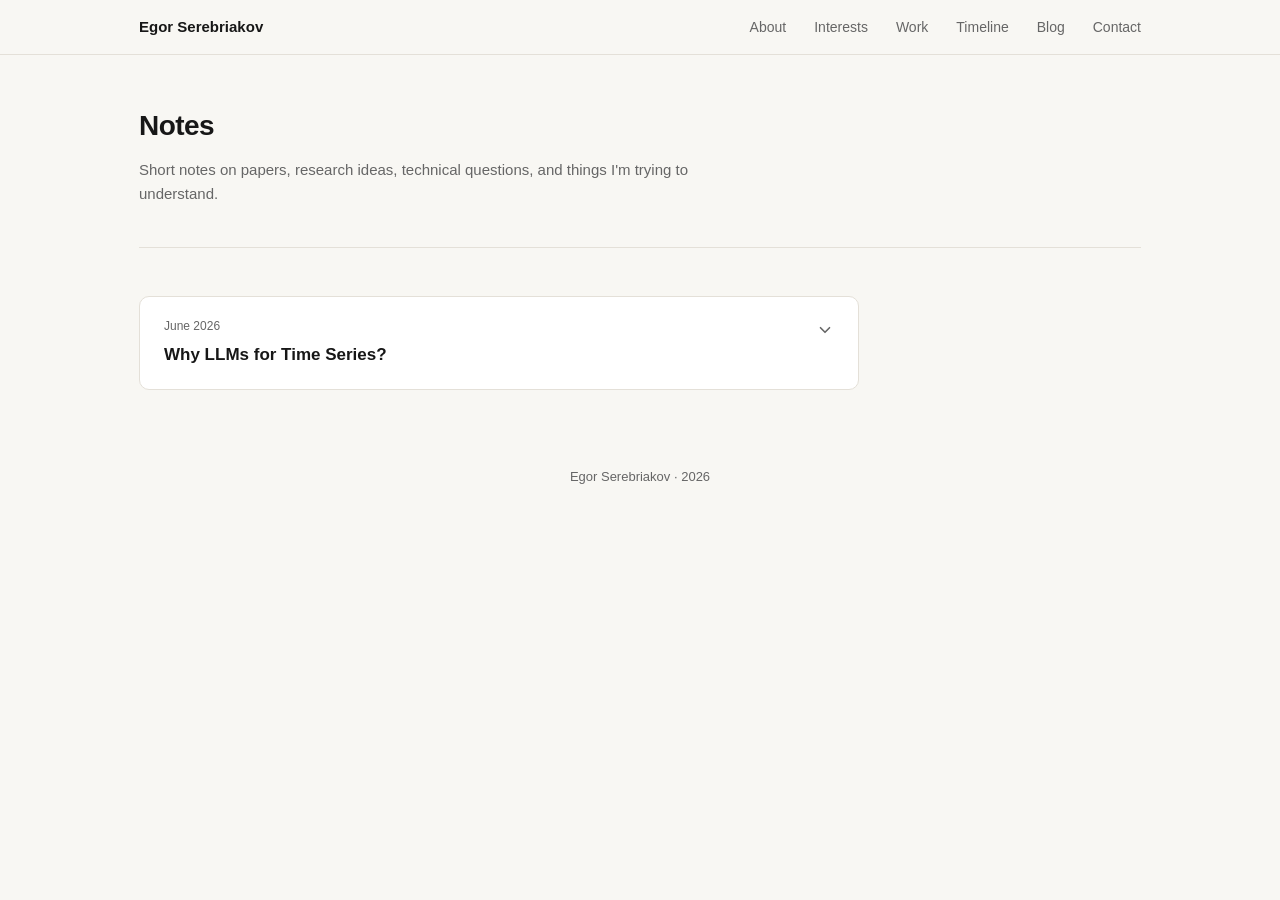
<file: notes.html>
<!DOCTYPE html>
<html lang="en">
<head>
  <meta charset="UTF-8" />
  <meta name="viewport" content="width=device-width, initial-scale=1.0" />
  <title>Notes — Egor Serebriakov</title>
  <meta name="description" content="Short notes on papers, research ideas, technical questions, and things I'm trying to understand." />
  <link rel="stylesheet" href="assets/styles.css" />
</head>
<body>

  <nav>
    <div class="nav-inner">
      <a href="index.html" class="nav-name">Egor Serebriakov</a>
      <button class="nav-toggle" aria-label="Toggle navigation">
        <span></span><span></span><span></span>
      </button>
      <ul class="nav-links">
        <li><a href="index.html#hero">About</a></li>
        <li><a href="index.html#interests">Interests</a></li>
        <li><a href="index.html#work">Work</a></li>
        <li><a href="index.html#timeline">Timeline</a></li>
        <li><a href="notes.html">Blog</a></li>
        <li><a href="index.html#contact">Contact</a></li>
      </ul>
    </div>
  </nav>

  <div class="container">
    <div class="notes-page-header">
      <h1>Notes</h1>
      <p>Short notes on papers, research ideas, technical questions, and things I'm trying to understand.</p>
    </div>

    <div id="posts-list" class="notes-list"></div>
  </div>

  <footer>
    <div class="container">
      <p>Egor Serebriakov · 2026</p>
    </div>
  </footer>

  <script src="assets/posts.js"></script>
  <script src="assets/script.js"></script>
</body>
</html>
</file>
<file: assets/styles.css>
:root {
  --bg: #f8f7f3;
  --text: #171717;
  --muted: #666666;
  --line: #e4e0d8;
  --card: #ffffff;
  --soft-blue: #eaf2ff;
  --accent: #2563eb;
}

*, *::before, *::after {
  box-sizing: border-box;
  margin: 0;
  padding: 0;
}

html {
  scroll-behavior: smooth;
}

body {
  background: var(--bg);
  color: var(--text);
  font-family: -apple-system, BlinkMacSystemFont, "Segoe UI", Roboto, "Helvetica Neue", Arial, sans-serif;
  font-size: 16px;
  line-height: 1.65;
}

a {
  color: var(--accent);
  text-decoration: none;
}

a:hover {
  text-decoration: underline;
}

/* Layout */
.container {
  max-width: 1050px;
  margin: 0 auto;
  padding: 0 24px;
}

.prose {
  max-width: 720px;
}

/* Nav */
nav {
  position: sticky;
  top: 0;
  background: var(--bg);
  border-bottom: 1px solid var(--line);
  z-index: 100;
  padding: 14px 0;
}

.nav-inner {
  display: flex;
  align-items: center;
  justify-content: space-between;
  max-width: 1050px;
  margin: 0 auto;
  padding: 0 24px;
}

.nav-name {
  font-weight: 600;
  font-size: 15px;
  color: var(--text);
  text-decoration: none;
}

.nav-name:hover {
  text-decoration: none;
  color: var(--accent);
}

.nav-links {
  display: flex;
  gap: 28px;
  list-style: none;
}

.nav-links a {
  font-size: 14px;
  color: var(--muted);
  text-decoration: none;
  transition: color 0.15s;
}

.nav-links a:hover {
  color: var(--text);
  text-decoration: none;
}

.nav-toggle {
  display: none;
  background: none;
  border: none;
  cursor: pointer;
  padding: 4px;
  flex-direction: column;
  gap: 5px;
  position: relative;
  z-index: 101;
}

.nav-toggle span {
  display: block;
  width: 22px;
  height: 2px;
  background: var(--text);
  border-radius: 2px;
  transition: all 0.25s ease;
}

.nav-toggle.open span:nth-child(1) {
  transform: translateY(7px) rotate(45deg);
}

.nav-toggle.open span:nth-child(2) {
  opacity: 0;
  transform: scaleX(0);
}

.nav-toggle.open span:nth-child(3) {
  transform: translateY(-7px) rotate(-45deg);
}

/* Sections */
section {
  padding: 72px 0;
  border-bottom: 1px solid var(--line);
}

section:last-child {
  border-bottom: none;
}

.section-label {
  font-size: 11px;
  font-weight: 600;
  letter-spacing: 0.1em;
  text-transform: uppercase;
  color: var(--muted);
  margin-bottom: 28px;
}

h2 {
  font-size: 22px;
  font-weight: 600;
  margin-bottom: 20px;
  letter-spacing: -0.01em;
}

h3 {
  font-size: 17px;
  font-weight: 600;
  margin-bottom: 6px;
}

/* Hero */
#hero {
  padding: 80px 0 72px;
}

.hero-inner {
  display: flex;
  align-items: flex-start;
  gap: 32px;
}

.hero-text {
  flex: 1;
  min-width: 0;
}

.hero-photo {
  width: 220px;
  height: 220px;
  border-radius: 50%;
  object-fit: cover;
  object-position: center top;
  flex-shrink: 0;
  border: 2px solid var(--line);
}

.hero-name {
  font-size: 32px;
  font-weight: 700;
  letter-spacing: -0.02em;
  margin-bottom: 8px;
}

.hero-pronounce {
  font-size: 13px;
  color: var(--muted);
  margin-top: 4px;
  margin-bottom: 16px;
  letter-spacing: 0.01em;
}

.hero-tagline {
  font-size: 16px;
  color: var(--muted);
  margin-bottom: 24px;
  line-height: 1.5;
}

.hero-bio p {
  font-size: 15.5px;
  color: var(--text);
  margin-bottom: 14px;
  max-width: 620px;
}

.hero-bio p:last-child {
  margin-bottom: 0;
}


.flag-icon {
  height: 22px;
  width: auto;
  vertical-align: middle;
  border-radius: 2px;
}

.hero-email {
  font-family: "SFMono-Regular", Consolas, "Liberation Mono", Menlo, monospace;
  font-size: 13.5px;
  color: var(--muted);
  margin-top: 20px;
  margin-bottom: 4px;
}

.hero-links {
  display: flex;
  flex-wrap: wrap;
  gap: 12px;
  margin-top: 16px;
}

.hero-icon-link {
  display: inline-flex;
  align-items: center;
  justify-content: center;
  width: 36px;
  height: 36px;
  border-radius: 8px;
  border: 1px solid var(--line);
  color: var(--muted);
  background: var(--card);
  text-decoration: none;
  transition: border-color 0.15s, color 0.15s;
}

.hero-icon-link:hover {
  border-color: var(--accent);
  color: var(--accent);
  text-decoration: none;
}

.hero-icon-link[data-tooltip] {
  position: relative;
}

.hero-icon-link[data-tooltip]::after {
  content: attr(data-tooltip);
  position: absolute;
  bottom: calc(100% + 7px);
  left: 50%;
  transform: translateX(-50%);
  background: var(--text);
  color: var(--bg);
  font-size: 11px;
  font-weight: 500;
  padding: 3px 8px;
  border-radius: 4px;
  white-space: nowrap;
  pointer-events: none;
  opacity: 0;
  transition: opacity 0.12s;
}

.hero-icon-link[data-tooltip]:hover::after {
  opacity: 1;
}

/* Current Focus */
#focus .focus-text p {
  font-size: 15.5px;
  margin-bottom: 14px;
  max-width: 700px;
}

#focus .focus-text p:last-child {
  margin-bottom: 0;
}

/* Work cards */
.cards-grid {
  display: grid;
  grid-template-columns: repeat(auto-fill, minmax(300px, 1fr));
  gap: 20px;
}

.card {
  background: var(--card);
  border: 1px solid var(--line);
  border-radius: 10px;
  padding: 22px 24px;
  transition: border-color 0.15s;
}

.card:hover {
  border-color: #c8c0b4;
}

.card-meta {
  font-size: 12px;
  color: var(--muted);
  font-weight: 500;
  letter-spacing: 0.02em;
  margin-bottom: 8px;
  text-transform: uppercase;
}

.card h3 {
  font-size: 16px;
  margin-bottom: 10px;
  line-height: 1.4;
}

.card p {
  font-size: 14.5px;
  color: #3a3a3a;
  line-height: 1.6;
}

.card-link {
  display: inline-block;
  margin-top: 12px;
  font-size: 13px;
  font-weight: 500;
}

/* Research Interests */
#interests .interests-list {
  list-style: none;
  columns: 2;
  column-gap: 40px;
  max-width: 700px;
}

#interests .interests-list li {
  font-size: 15px;
  padding: 5px 0;
  color: var(--text);
  break-inside: avoid;
  padding-left: 16px;
  position: relative;
}

#interests .interests-list li::before {
  content: "–";
  position: absolute;
  left: 0;
  color: var(--muted);
}

/* Timeline */
.timeline {
  position: relative;
  padding-left: 28px;
  max-width: 680px;
}

.timeline::before {
  content: "";
  position: absolute;
  left: 0;
  top: 6px;
  bottom: 6px;
  width: 1px;
  background: var(--line);
}

.timeline-item {
  position: relative;
  padding-bottom: 32px;
}

.timeline-item:last-child {
  padding-bottom: 0;
}

.timeline-item::before {
  content: "";
  position: absolute;
  left: -32px;
  top: 6px;
  width: 8px;
  height: 8px;
  border-radius: 50%;
  background: var(--accent);
  border: 2px solid var(--bg);
  box-shadow: 0 0 0 1px var(--accent);
}

.timeline-date {
  font-size: 12px;
  font-weight: 600;
  color: var(--accent);
  letter-spacing: 0.03em;
  margin-bottom: 4px;
  text-transform: uppercase;
}

.timeline-item h3 {
  font-size: 15.5px;
  margin-bottom: 5px;
}

.timeline-location {
  font-size: 12.5px;
  color: var(--muted);
  margin-bottom: 5px;
}

.timeline-item p {
  font-size: 14.5px;
  color: #444;
}

/* Notes preview */
.notes-cards {
  display: flex;
  flex-direction: column;
  gap: 16px;
  max-width: 680px;
}

.note-card {
  background: var(--soft-blue);
  border: 1px solid #d0e3ff;
  border-radius: 8px;
  padding: 18px 20px;
}

.note-card-date {
  font-size: 12px;
  color: var(--muted);
  margin-bottom: 4px;
}

.note-card h3 {
  font-size: 15px;
  margin-bottom: 6px;
}

.note-card p {
  font-size: 14px;
  color: #3a3a3a;
  line-height: 1.6;
}

.note-tags {
  display: flex;
  flex-wrap: wrap;
  gap: 6px;
  margin-top: 10px;
}

.tag {
  font-size: 11px;
  font-weight: 500;
  color: var(--accent);
  background: #dbeafe;
  padding: 2px 8px;
  border-radius: 4px;
  letter-spacing: 0.02em;
}

.notes-footer {
  margin-top: 20px;
  font-size: 14px;
}

/* Contact */
#contact .contact-text {
  font-size: 15.5px;
  color: var(--text);
  max-width: 600px;
  margin-bottom: 24px;
}

.contact-location {
  display: flex;
  align-items: center;
  gap: 6px;
  margin-top: 10px;
}

.contact-email {
  font-family: "SFMono-Regular", Consolas, "Liberation Mono", Menlo, monospace;
  font-size: 14px;
  color: var(--text);
}

.contact-icons {
  display: flex;
  gap: 20px;
  margin-top: 20px;
  align-items: center;
}

.contact-icon {
  color: var(--muted);
  transition: color 0.15s;
  display: flex;
  align-items: center;
}

.contact-icon:hover {
  color: var(--text);
  text-decoration: none;
}

.contact-links {
  display: flex;
  flex-wrap: wrap;
  gap: 12px;
}

.contact-link {
  display: inline-flex;
  align-items: center;
  gap: 6px;
  font-size: 14px;
  font-weight: 500;
  padding: 8px 18px;
  border-radius: 7px;
  border: 1px solid var(--line);
  background: var(--card);
  color: var(--text);
  transition: border-color 0.15s, color 0.15s;
  text-decoration: none;
}

.contact-link:hover {
  border-color: var(--accent);
  color: var(--accent);
  text-decoration: none;
}

/* Footer */
footer {
  padding: 28px 0;
  text-align: center;
  font-size: 13px;
  color: var(--muted);
}

/* Expandable post cards (notes page) */
.post-card {
  background: var(--card);
  border: 1px solid var(--line);
  border-radius: 10px;
  padding: 20px 24px;
  max-width: 720px;
  cursor: pointer;
  transition: border-color 0.15s;
  user-select: none;
}

.post-card:hover {
  border-color: #c8c0b4;
}

.post-card-header {
  display: flex;
  align-items: flex-start;
  justify-content: space-between;
  gap: 16px;
}

.post-card-meta {
  flex: 1;
  min-width: 0;
}

.post-card-meta h3 {
  margin-bottom: 0;
}

.post-card-chevron {
  flex-shrink: 0;
  color: var(--muted);
  margin-top: 4px;
  transition: transform 0.2s ease;
}

.post-card.open .post-card-chevron {
  transform: rotate(180deg);
}

.post-card-body {
  max-height: 0;
  overflow: hidden;
  opacity: 0;
  transition: max-height 0.3s ease, opacity 0.2s ease;
}

.post-card.open .post-card-body {
  max-height: 600px;
  opacity: 1;
}

.post-card-body p {
  font-size: 14.5px;
  color: #3a3a3a;
  line-height: 1.65;
  margin-top: 12px;
}

/* ---- Notes page ---- */
.notes-page-header {
  padding: 48px 0 40px;
  border-bottom: 1px solid var(--line);
}

.notes-page-header h1 {
  font-size: 28px;
  font-weight: 700;
  letter-spacing: -0.02em;
  margin-bottom: 8px;
}

.notes-page-header p {
  font-size: 15px;
  color: var(--muted);
  max-width: 600px;
}

.notes-list {
  padding: 48px 0;
  display: flex;
  flex-direction: column;
  gap: 24px;
}

.notes-list .note-card {
  background: var(--card);
  border: 1px solid var(--line);
  border-radius: 10px;
  padding: 22px 26px;
  max-width: 720px;
}

.notes-list .note-card:hover {
  border-color: #c8c0b4;
}

.draft-badge {
  display: inline-block;
  font-size: 11px;
  font-weight: 600;
  text-transform: uppercase;
  letter-spacing: 0.06em;
  color: #92400e;
  background: #fef3c7;
  border: 1px solid #fcd34d;
  padding: 2px 7px;
  border-radius: 4px;
  margin-bottom: 8px;
}

/* Mobile */
@media (max-width: 680px) {
  nav {
    padding: 12px 0;
  }

  .nav-links {
    display: none;
    flex-direction: column;
    align-items: center;
    justify-content: center;
    gap: 8px;
    position: fixed;
    top: 0;
    left: 0;
    right: 0;
    bottom: 0;
    background: var(--bg);
    z-index: 99;
  }

  .nav-links.open {
    display: flex;
  }

  .nav-links a {
    padding: 14px 0;
    font-size: 22px;
    color: var(--text);
  }

  .nav-toggle {
    display: flex;
  }

  section {
    padding: 48px 0;
  }

  #hero {
    padding: 48px 0;
  }

  .hero-inner {
    flex-direction: column-reverse;
    gap: 24px;
    align-items: center;
    text-align: center;
  }

  .hero-photo {
    width: 140px;
    height: 140px;
  }

  .hero-links {
    justify-content: center;
  }

  .hero-name {
    font-size: 26px;
  }

  #interests .interests-list {
    columns: 1;
  }

  .cards-grid {
    grid-template-columns: 1fr;
  }
}
</file>
